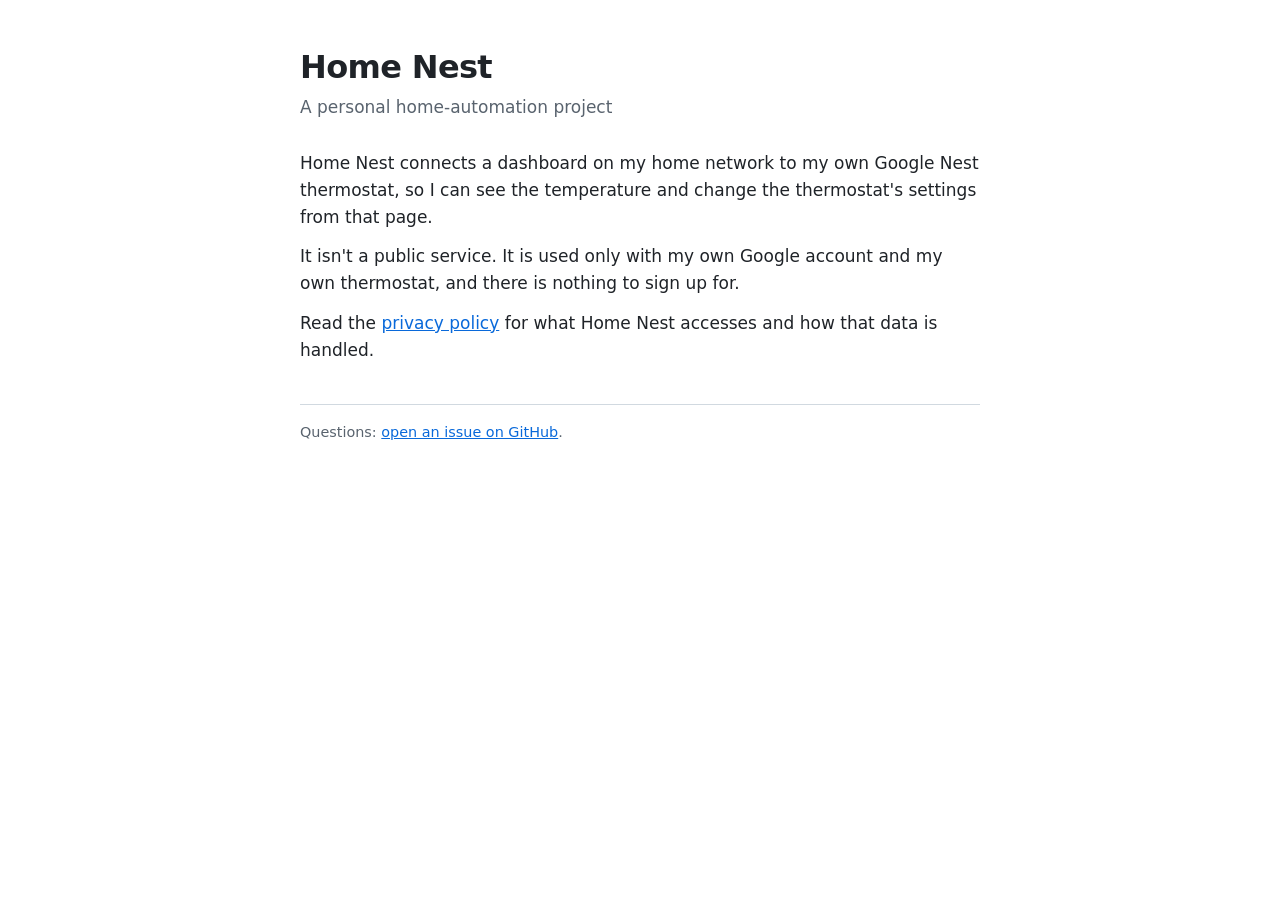
<file: index.html>
<!doctype html>
<html lang="en">
<head>
  <meta charset="utf-8">
  <meta name="viewport" content="width=device-width, initial-scale=1">
  <title>Home Nest</title>
  <link rel="stylesheet" href="style.css">
</head>
<body>
  <main>
    <h1>Home Nest</h1>
    <p class="meta">A personal home-automation project</p>

    <p>Home Nest connects a dashboard on my home network to my own Google Nest thermostat,
      so I can see the temperature and change the thermostat's settings from that page.</p>

    <p>It isn't a public service. It is used only with my own Google account and my own
      thermostat, and there is nothing to sign up for.</p>

    <p>Read the <a href="privacy.html">privacy policy</a> for what Home Nest accesses and how that data is handled.</p>

    <footer>
      Questions: <a href="https://github.com/cunelson/cunelson.github.io/issues">open an issue on GitHub</a>.
    </footer>
  </main>
</body>
</html>
</file>
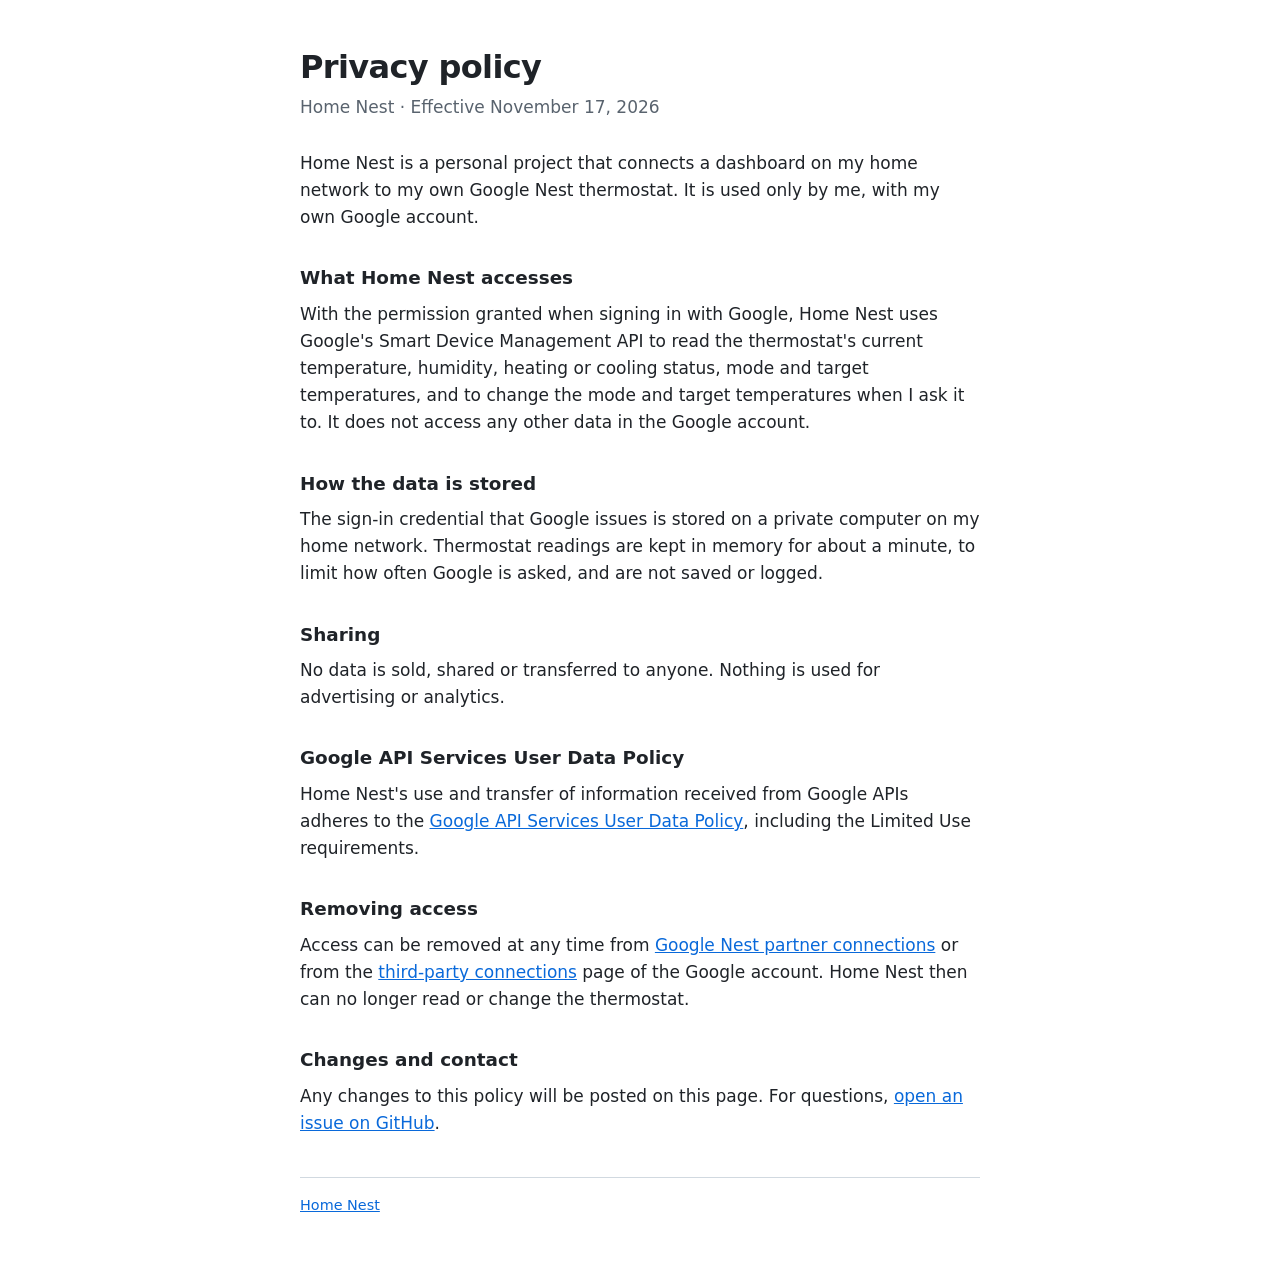
<file: privacy.html>
<!doctype html>
<html lang="en">
<head>
  <meta charset="utf-8">
  <meta name="viewport" content="width=device-width, initial-scale=1">
  <title>Privacy Policy · Home Nest</title>
  <link rel="stylesheet" href="style.css">
</head>
<body>
  <main>
    <h1>Privacy policy</h1>
    <p class="meta">Home Nest · Effective November 17, 2026</p>

    <p>Home Nest is a personal project that connects a dashboard on my home network to my own
      Google Nest thermostat. It is used only by me, with my own Google account.</p>

    <h2>What Home Nest accesses</h2>
    <p>With the permission granted when signing in with Google, Home Nest uses Google's Smart Device
      Management API to read the thermostat's current temperature, humidity, heating or cooling status,
      mode and target temperatures, and to change the mode and target temperatures when I ask it to.
      It does not access any other data in the Google account.</p>

    <h2>How the data is stored</h2>
    <p>The sign-in credential that Google issues is stored on a private computer on my home network.
      Thermostat readings are kept in memory for about a minute, to limit how often Google is asked,
      and are not saved or logged.</p>

    <h2>Sharing</h2>
    <p>No data is sold, shared or transferred to anyone. Nothing is used for advertising or analytics.</p>

    <h2>Google API Services User Data Policy</h2>
    <p>Home Nest's use and transfer of information received from Google APIs adheres to the
      <a href="https://developers.google.com/terms/api-services-user-data-policy">Google API Services User Data Policy</a>,
      including the Limited Use requirements.</p>

    <h2>Removing access</h2>
    <p>Access can be removed at any time from
      <a href="https://nestservices.google.com/partnerconnections">Google Nest partner connections</a> or from the
      <a href="https://myaccount.google.com/connections">third-party connections</a> page of the Google account.
      Home Nest then can no longer read or change the thermostat.</p>

    <h2>Changes and contact</h2>
    <p>Any changes to this policy will be posted on this page. For questions,
      <a href="https://github.com/cunelson/cunelson.github.io/issues">open an issue on GitHub</a>.</p>

    <footer><a href="./">Home Nest</a></footer>
  </main>
</body>
</html>
</file>
<file: style.css>
:root {
  color-scheme: light dark;
  --bg: #ffffff;
  --text: #1f2328;
  --muted: #59636e;
  --link: #0969da;
  --rule: #d1d9e0;
}
@media (prefers-color-scheme: dark) {
  :root {
    --bg: #0d1117;
    --text: #e6edf3;
    --muted: #9198a1;
    --link: #4493f8;
    --rule: #30363d;
  }
}
body {
  margin: 0;
  background: var(--bg);
  color: var(--text);
  font: 17px/1.6 system-ui, -apple-system, "Segoe UI", Roboto, "Helvetica Neue", Arial, sans-serif;
}
main { max-width: 680px; margin: 0 auto; padding: 48px 16px 64px; }
h1 { font-size: 2rem; line-height: 1.2; margin: 0 0 8px; letter-spacing: -0.02em; }
h2 { font-size: 1.15rem; margin: 32px 0 8px; }
p, li { margin: 0 0 12px; }
.meta { color: var(--muted); margin-bottom: 28px; }
a { color: var(--link); }
footer { margin-top: 40px; padding-top: 16px; border-top: 1px solid var(--rule); color: var(--muted); font-size: .9rem; }
</file>
